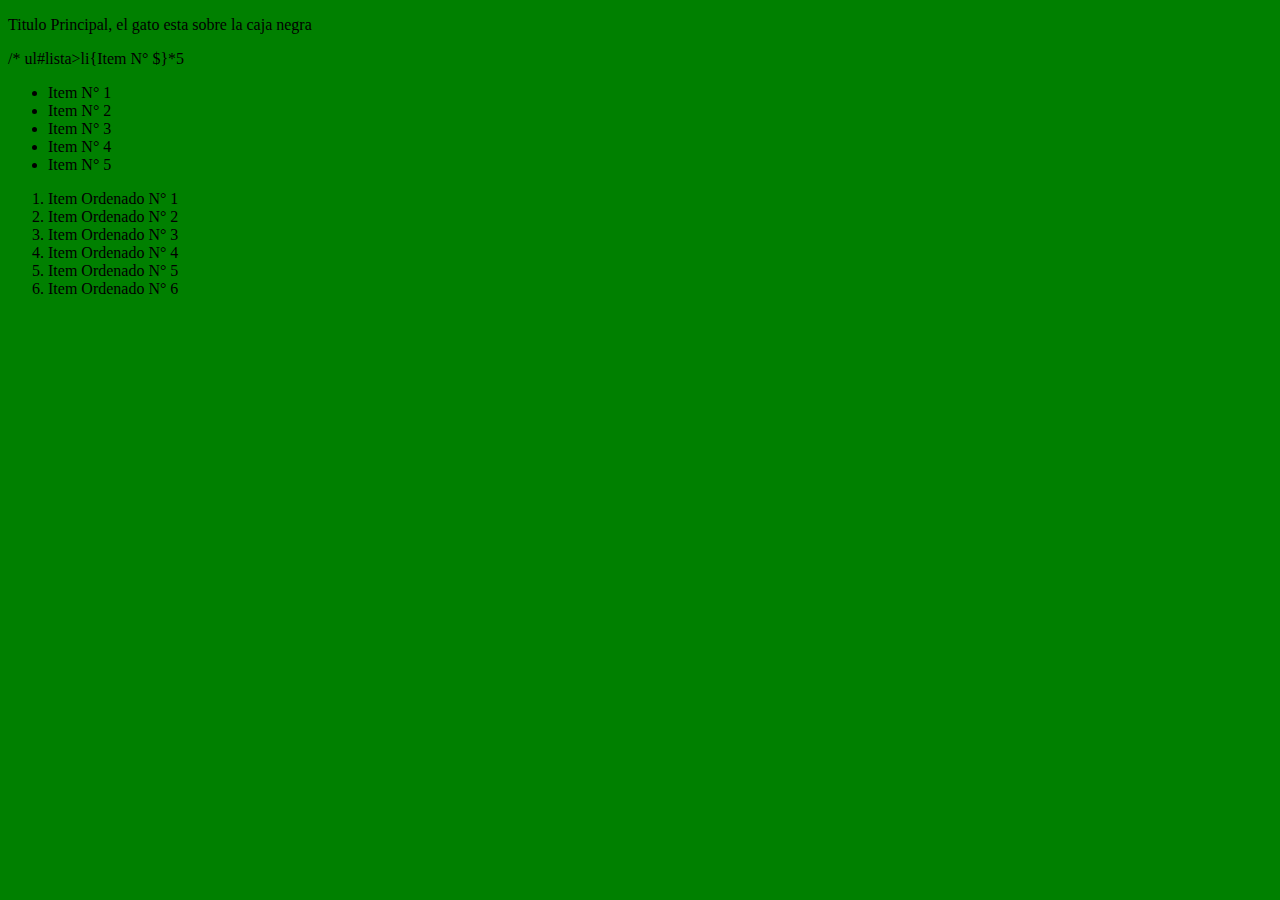
<file: Clase4/index.html>
<!DOCTYPE html>
<html lang="en">
<head>
    <meta charset="UTF-8">
    <meta http-equiv="X-UA-Compatible" content="IE=edge">
    <meta name="viewport" content="width=device-width, initial-scale=1.0">
    <title>Document</title>
<link rel="stylesheet" href="./css/style.css">
</head>
<body>


    
    <p>
        Titulo Principal, el gato esta sobre la caja negra
    </p>
    /* ul#lista>li{Item N° $}*5

    <ul id="lista">
        <li>Item N° 1</li>
        <li>Item N° 2</li>
        <li>Item N° 3</li>
        <li>Item N° 4</li>
        <li>Item N° 5</li>
    </ul>

    <ol class="lista">
        <li>Item Ordenado N° 1</li>
        <li>Item Ordenado N° 2</li>
        <li>Item Ordenado N° 3</li>
        <li>Item Ordenado N° 4</li>
        <li>Item Ordenado N° 5</li>
        <li>Item Ordenado N° 6</li>
    </ol>

</body>
</html>
</file>
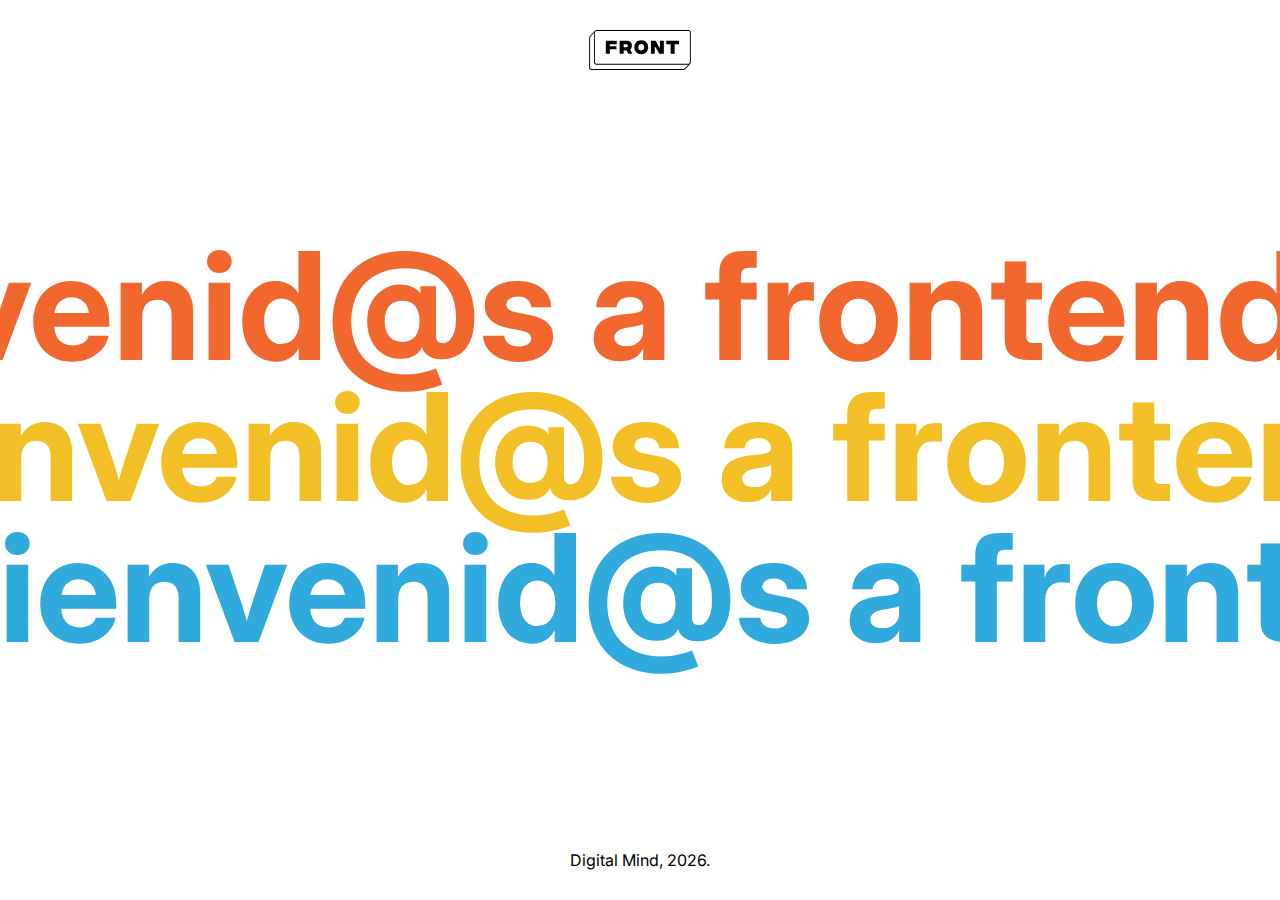
<file: Clase1/Organizar/index.html>
<!DOCTYPE html>
<html lang="en">
<head>
    <meta charset="UTF-8">
    <meta http-equiv="X-UA-Compatible" content="IE=edge">
    <meta name="viewport" content="width=device-width, initiel-scele=1.0">
    <title>Document</title>
    <link rel="stylesheet" href="css/style.css">
</head>
<body>
    <div class="container">
        <header>
            <img class="logo" src="img/logo.svg" elt="asd">
        </header>
        <main>
            <div class="marquee">
                <div class="marquee__inner">
                    <span>Bienvenid@s a frontend —</span>
                    <span>Bienvenid@s a frontend —</span>
                    <span>Bienvenid@s a frontend —</span>
                    <span>Bienvenid@s a frontend —</span>
                </div>
            </div>
            <div class="marquee">
                <div class="marquee__inner">
                    <span>Bienvenid@s a frontend —</span>
                    <span>Bienvenid@s a frontend —</span>
                    <span>Bienvenid@s a frontend —</span>
                    <span>Bienvenid@s a frontend —</span>
                </div>
            </div>
            <div class="marquee">
                <div class="marquee__inner">
                    <span>Bienvenid@s a frontend —</span>
                    <span>Bienvenid@s a frontend —</span>
                    <span>Bienvenid@s a frontend —</span>
                    <span>Bienvenid@s a frontend —</span>
                </div>
            </div>
        </main>
        <footer></footer>
        <script>
            window.addEventListener('load', () => {
                let today = new Date();
                document.querySelector('footer').innerText = `Digital Mind, ${ today.getFullYear() }.`
            })
        </script>
    </div>
</body>
</html>
</file>
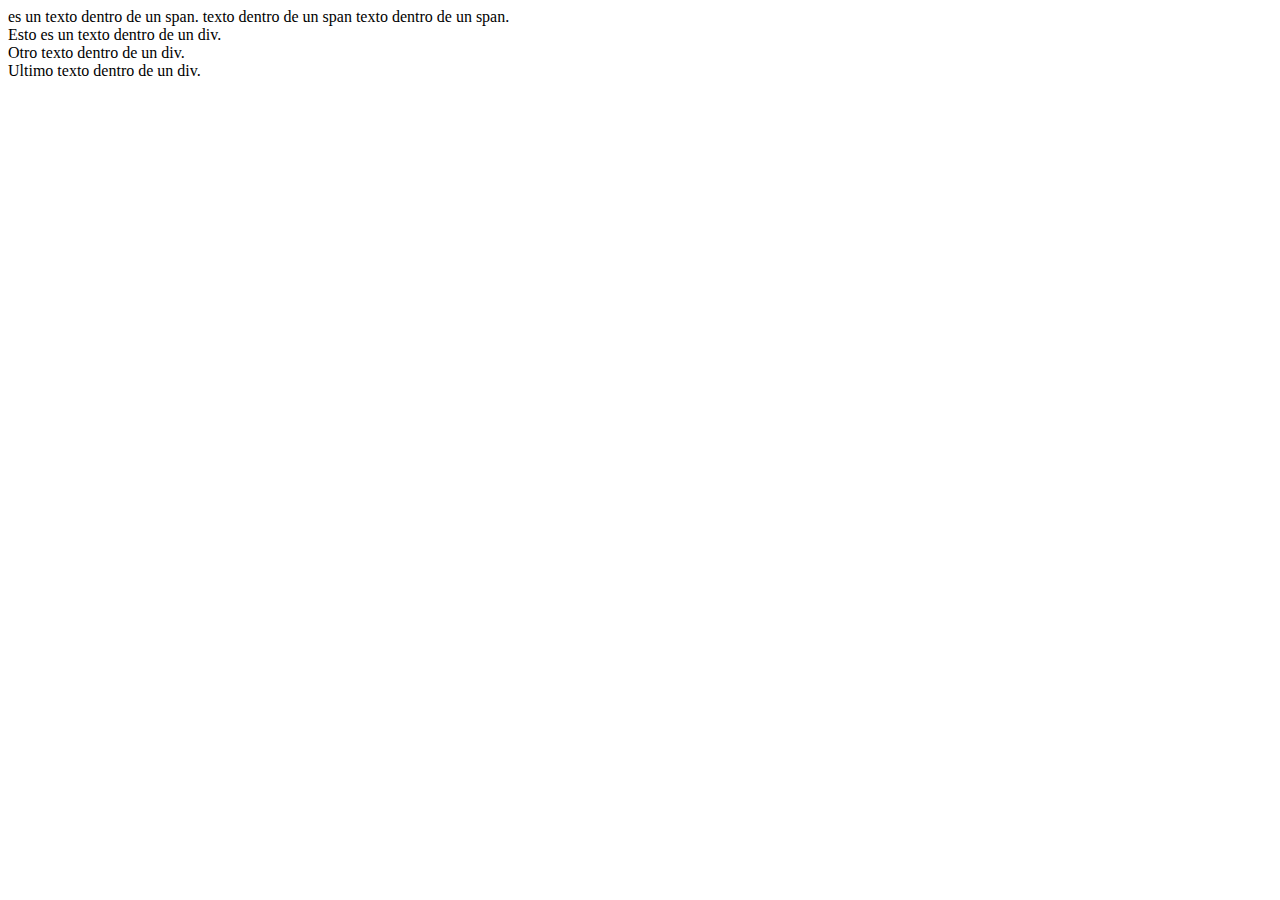
<file: Clase2/elementosdelineaydebloque.html>
<html>
  <head>
  </head>
  <body>
    <! –– Las próximas lineas de texto debe estar cada una contenida dentro de una etiqueta span ––>
    <span> es un texto dentro de un span. </span>
    <span>texto dentro de un span </span>
    <span>texto dentro de un span.</span>
    <! –– Las próximas lineas de texto debe estar cada una contenida dentro de una etiqueta div ––>
    <div>Esto es un texto dentro de un div.</div>
    <div>Otro texto dentro de un div.</div>
    <div> Ultimo texto dentro de un div.</div>
  </body>
</html>
</file>
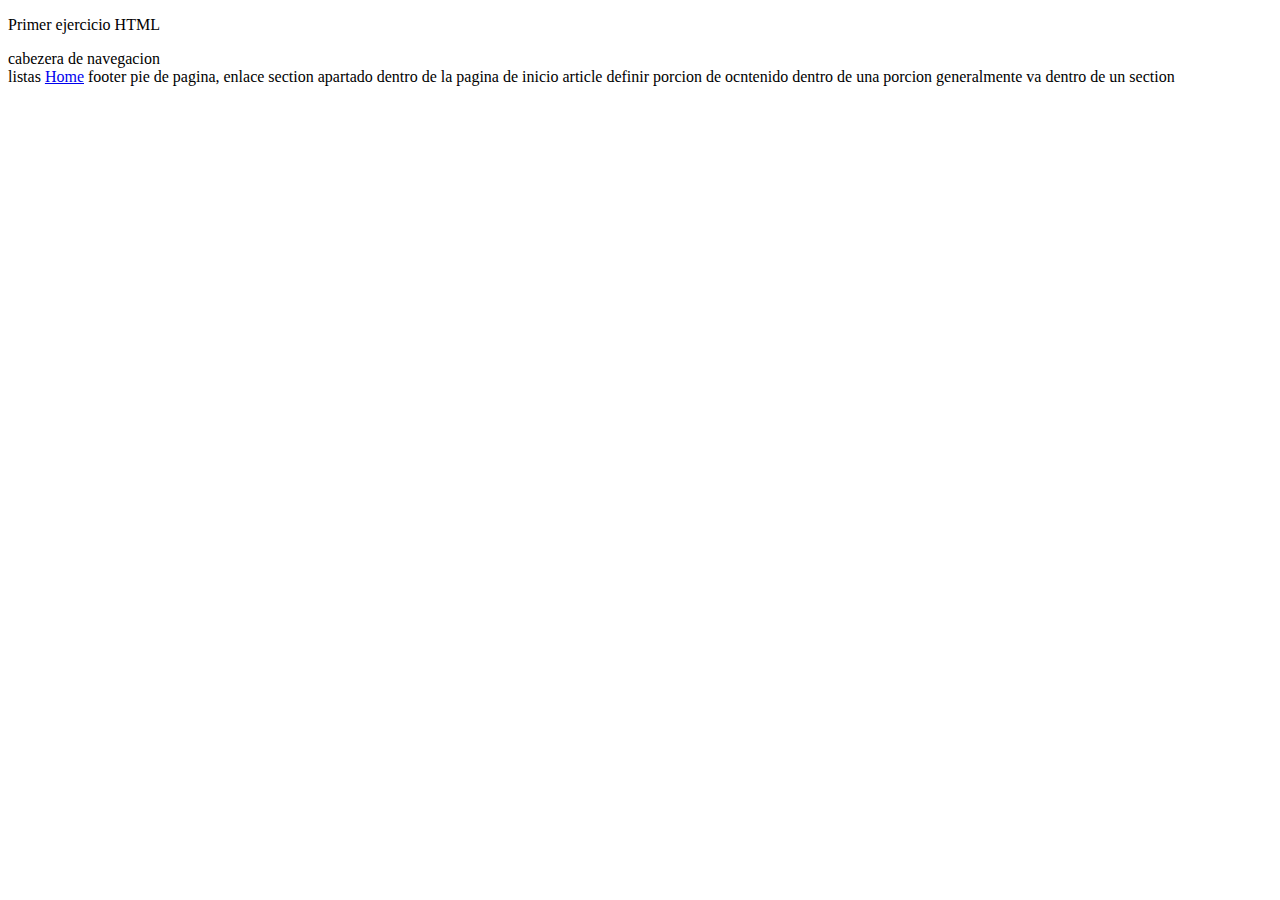
<file: Clase2/etiquetayatributos.html>
<!DOCTYPE html>
<html lang="en">
<head>
    <meta charset="UTF-8">
    <meta http-equiv="X-UA-Compatible" content="IE=edge">
    <meta name="viewport" content="width=device-width, initial-scale=1.0">
    <title>Mi primer HTLM</title>
</head>
<body>
    <p> Primer ejercicio HTML </p>
</body>
</html>

<header> cabezera de navegacion
    <nav>
        listas 
        <a href="#">Home</a>
        footer pie de pagina, enlace
        section apartado dentro de la pagina de inicio 
        article definir porcion de ocntenido dentro de una porcion generalmente va dentro de un section
</header>
</file>
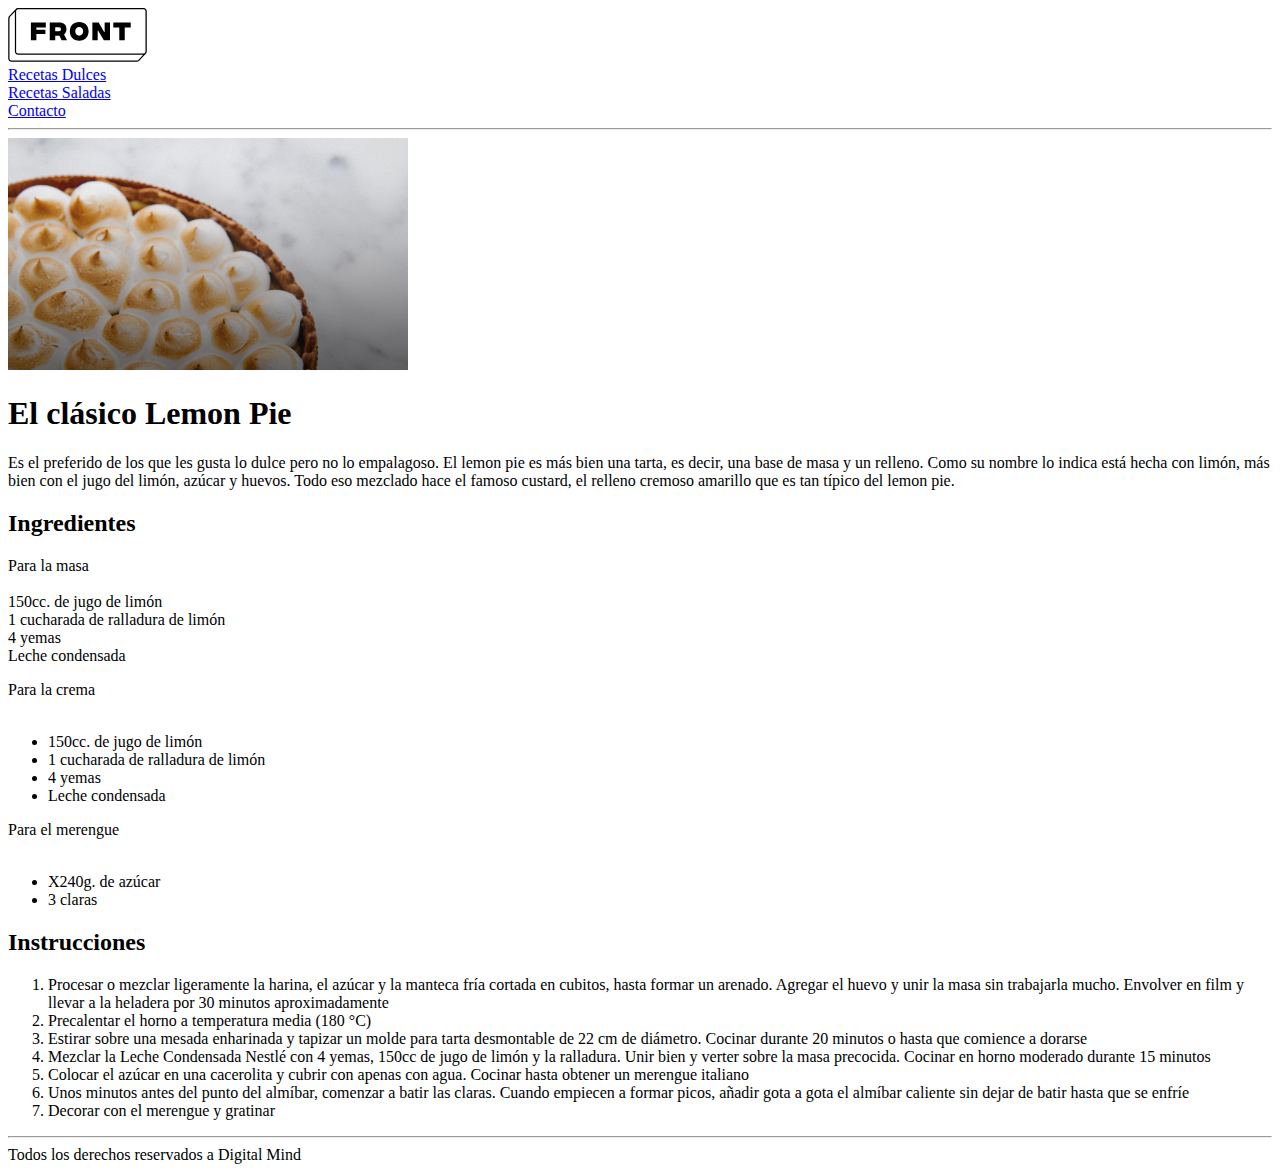
<file: Clase3/elclasicolemonpie.html>
<!DOCTYPE html>
<html lang="en">
<head>
    <meta charset="UTF-8">
    <meta http-equiv="X-UA-Compatible" content="IE=edge">
    <meta name="viewport" content="width=device-width, initial-scale=1.0">
    <title>El clasico Lemon Pie</title>
</head>
<body>
    <head>
        <img class="logo" src="img/logo.svg" elt="asd">  
    <nav> 
        <a href="Recetas Dulces"> Recetas Dulces </a> <br>
        <a href="Recetas Saladas"> Recetas Saladas </a> <br>
        <a href="Contacto"> Contacto </a> <br>        
    </nav> 
</head>
<hr>
    <img class="img" src="img/lemon-pie 2.jpg" elt="asd">
    <body>
    
        <h1>El clásico Lemon Pie    </h1>

        <nav>
            <p> Es el preferido de los que les gusta lo dulce pero no lo empalagoso. El lemon pie es más bien una tarta, es decir, una base de masa y un relleno. Como su nombre lo indica está hecha con limón, más bien con el jugo del limón, azúcar y huevos. Todo eso mezclado hace el famoso custard, el relleno cremoso amarillo que es tan típico del lemon pie.</p>
        </nav>

        <h2>Ingredientes</h2>

        <nav>
            <p> Para la masa
                <br>
                <br>
                150cc. de jugo de limón <br>
                1 cucharada de ralladura de limón <br>
                4 yemas <br>
                Leche condensada <br>
            </p>
        </nav>
        
        <nav>
            <p> Para la crema 
                <br>
                <br>
                <ul>
                <li>150cc. de jugo de limón </li>
                <li>1 cucharada de ralladura de limón </li>
                <li>4 yemas </li>
                <li>Leche condensada </li>
            </ul>
            </p>
        </nav>
        <nav>
            <p> Para el merengue 
                
                <br>
                <br>
                <ul>
                    <li>X240g. de azúcar</li>
                    <li>3 claras</li>
                </ul>
            </p>
        </nav>
        <nav>
            <p>
                <h2> Instrucciones </h2>
                <ol>
                <li>Procesar o mezclar ligeramente la harina, el azúcar y la manteca fría cortada en cubitos, hasta formar un arenado. Agregar el huevo y unir la masa sin trabajarla mucho. Envolver en film y llevar a la heladera por 30 minutos aproximadamente </li>
                <li>Precalentar el horno a temperatura media (180 °C)</li>
                <li>Estirar sobre una mesada enharinada y tapizar un molde para tarta desmontable de 22 cm de diámetro. Cocinar durante 20 minutos o hasta que comience a dorarse</li>
                <li>Mezclar la Leche Condensada Nestlé con 4 yemas, 150cc de jugo de limón y la ralladura. Unir bien y verter sobre la masa precocida. Cocinar en horno moderado durante 15 minutos</li>
                <li>Colocar el azúcar en una cacerolita y cubrir con apenas con agua. Cocinar hasta obtener un merengue italiano</li>
                <li>Unos minutos antes del punto del almíbar, comenzar a batir las claras. Cuando empiecen a formar picos, añadir gota a gota el almíbar caliente sin dejar de batir hasta que se enfríe</li>
                <li>Decorar con el merengue y gratinar</li>
            
            </ol>
            </p>
        </nav>
        </body>

            <hr>
            <footer>
            Todos los derechos reservados a Digital Mind
            </footer>  

</html>
</file>
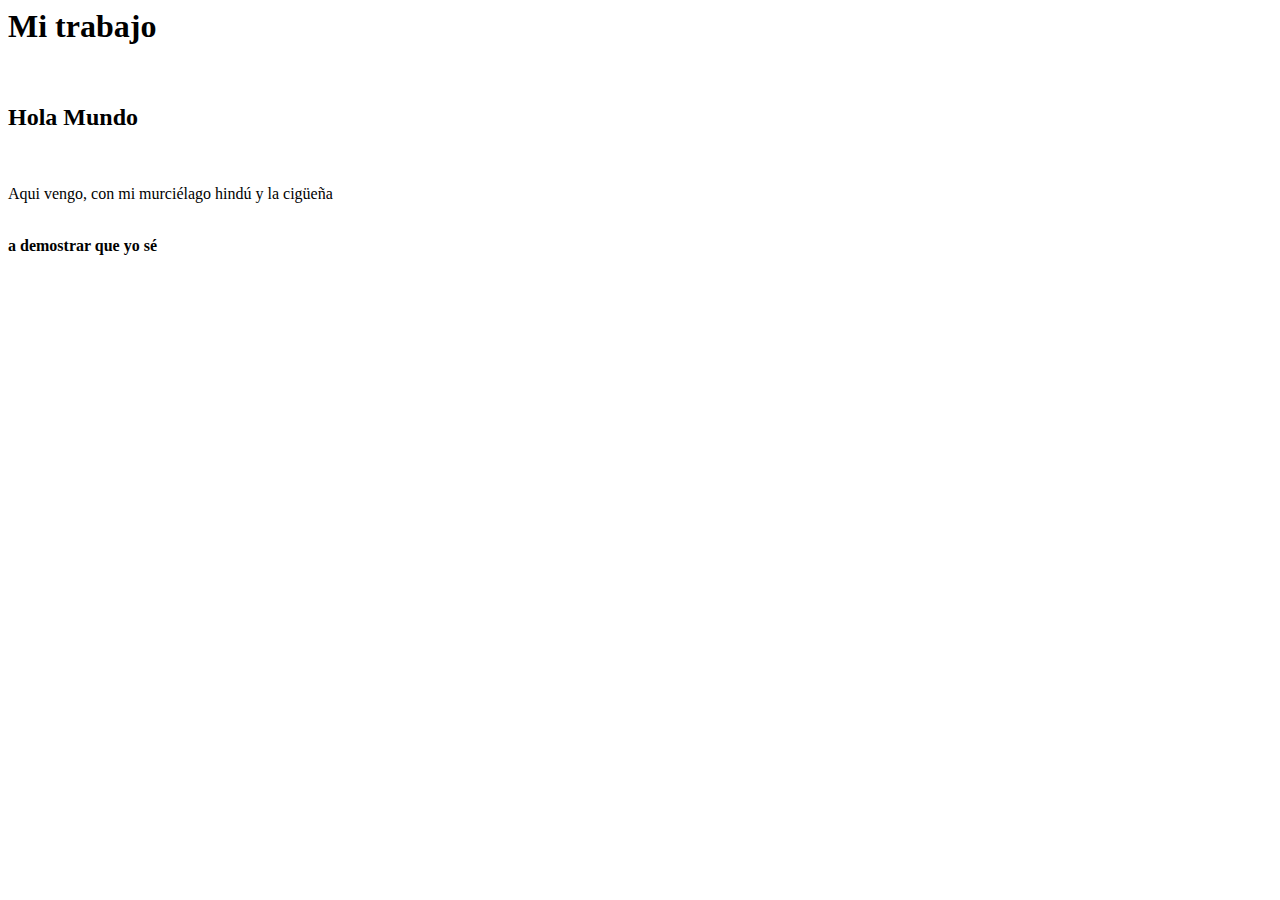
<file: Clase3/etiquetatexto.html>
<html>
  <head>
    <title>Etiquetas de texto</title>
  </head>
  <body>
	<h1>Mi trabajo</h1>
    <br>
	<h2>Hola Mundo</h2>
    <br>
	<p>Aqui vengo, con mi murciélago hindú y la cigüeña</p>
    <br>
    <strong> a demostrar que yo sé</strong>
  </body>
</html>
</file>
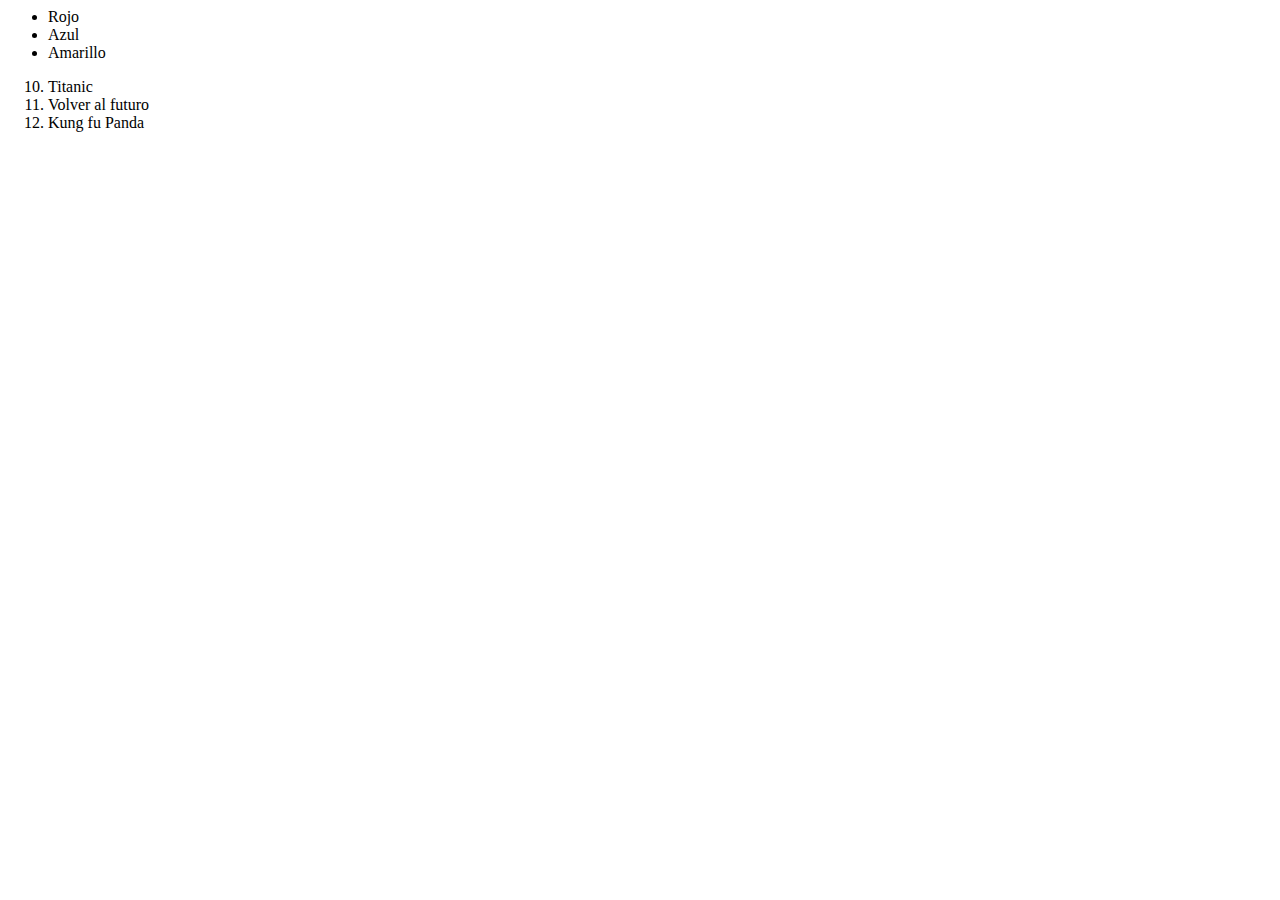
<file: Clase3/listas.html>
<html>
  <head>
    <title>Listas</title>
  </head>
  <body>
    <section>
        <article>
            <ul>
            <li>Rojo</li>
            <li>Azul</li>
            <li>Amarillo</li>
            </ul>

            <ol start="10"> 
            <li>Titanic </li>
            <li>Volver al futuro</li>
            <li>Kung fu Panda</li>
            </ol>
        </article>
    </section>
  </body>
</html>
</file>
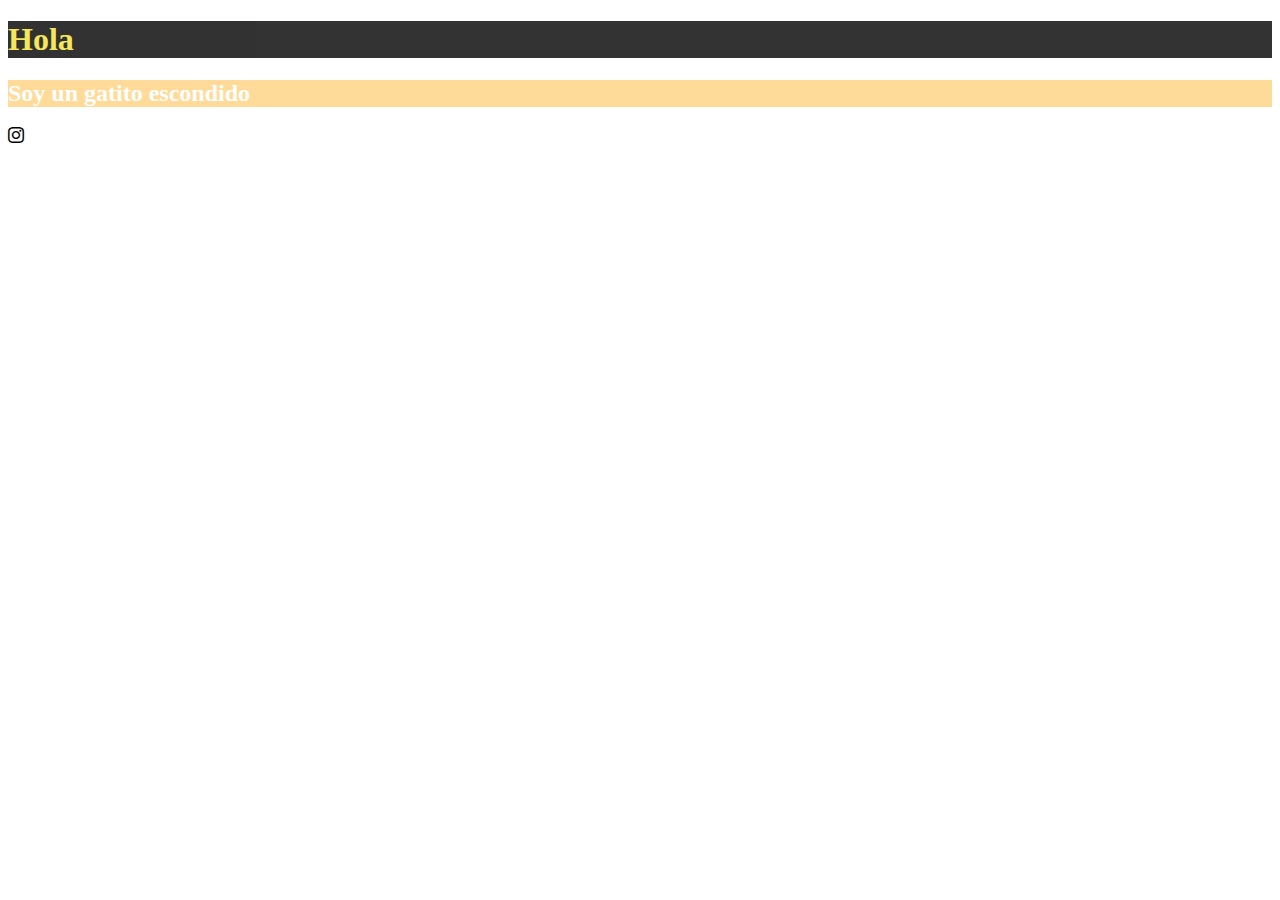
<file: Clase5/fondo.html>
<!DOCTYPE html>
<html lang="en">
<head>
    <meta charset="UTF-8">
    <meta http-equiv="X-UA-Compatible" content="IE=edge">
    <meta name="viewport" content="width=device-width, initial-scale=1.0">
    <title>Document</title>
    <link rel="stylesheet" href="css/style.css">
    <link rel="stylesheet" href="https://cdn.jsdelivr.net/npm/bootstrap-icons@1.9.1/font/bootstrap-icons.css">
</head>
<body>
<h1>Hola</h1>
<h2>Soy un gatito escondido </h2>
<i class="bi bi-instagram"></i>
</body>
</html>
</file>
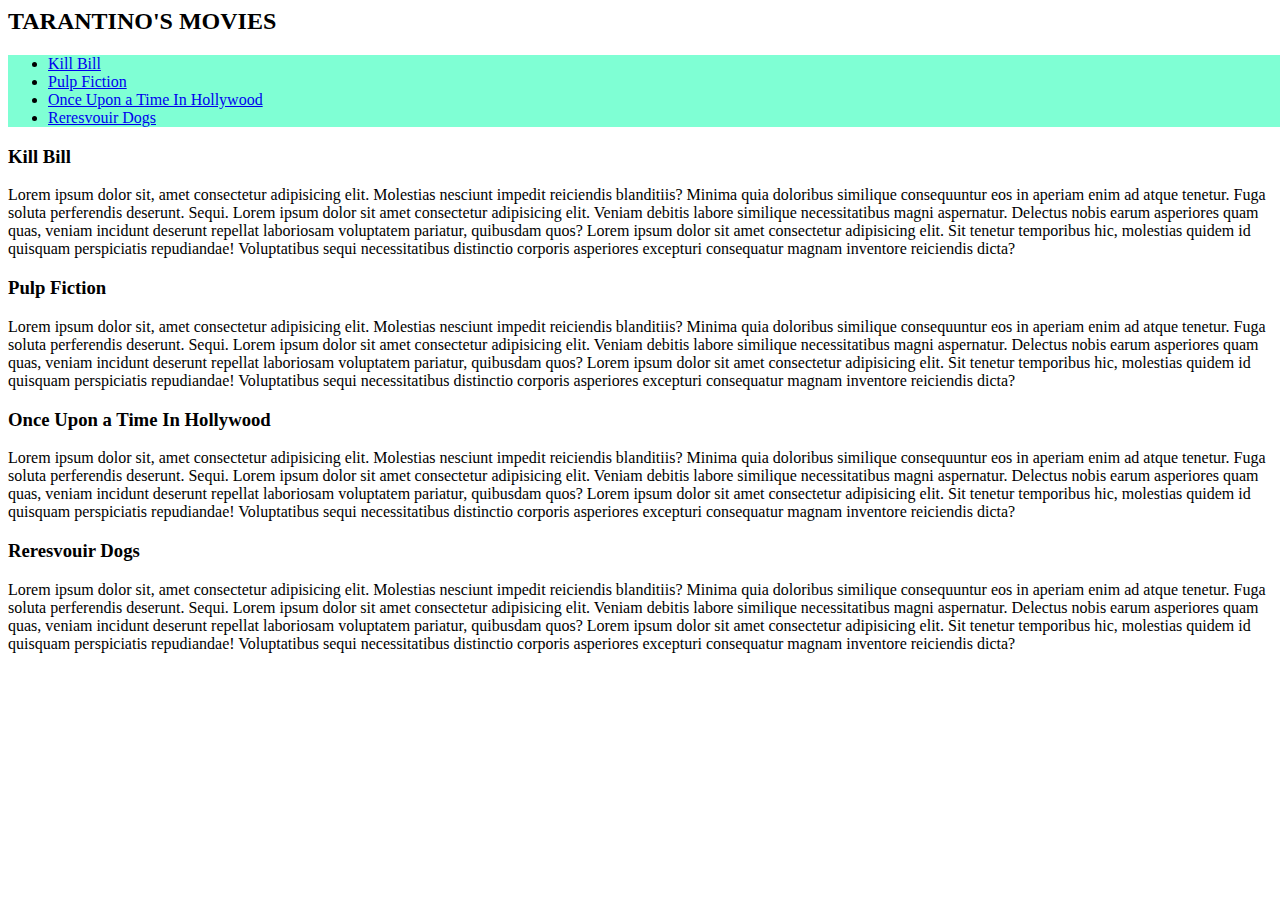
<file: Clase6/fixed.html>
<html>
  <head>
    <title>Position Fixed</title>
    <link rel="stylesheet" href="./stylle.css">
  </head>
  <body>
    <h2>TARANTINO'S MOVIES</h2>
    <ul class="nav-bar">
        <li><a href="#kill-bill">Kill Bill</a></li>
        <li><a href="#pulp-fiction">Pulp Fiction</a></li>
        <li><a href="#once-upon">Once Upon a Time In Hollywood</a></li>
        <li><a href="#reservouir-dogs">Reresvouir Dogs</a></li>
    </ul>

    <h3 id="kill-bill">Kill Bill</h3>
    <p>
        Lorem ipsum dolor sit, amet consectetur adipisicing elit. Molestias nesciunt impedit reiciendis blanditiis? Minima quia doloribus similique consequuntur eos in aperiam enim ad atque tenetur. Fuga soluta perferendis deserunt. Sequi. Lorem ipsum dolor sit amet consectetur adipisicing elit. Veniam debitis labore similique necessitatibus magni aspernatur. Delectus nobis earum asperiores quam quas, veniam incidunt deserunt repellat laboriosam voluptatem pariatur, quibusdam quos? Lorem ipsum dolor sit amet consectetur adipisicing elit. Sit tenetur temporibus hic, molestias quidem id quisquam perspiciatis repudiandae! Voluptatibus sequi necessitatibus distinctio corporis asperiores excepturi consequatur magnam inventore reiciendis dicta?
    </p>

    <h3 id="pulp-fiction">Pulp Fiction</h3>
    <p>
        Lorem ipsum dolor sit, amet consectetur adipisicing elit. Molestias nesciunt impedit reiciendis blanditiis? Minima quia doloribus similique consequuntur eos in aperiam enim ad atque tenetur. Fuga soluta perferendis deserunt. Sequi. Lorem ipsum dolor sit amet consectetur adipisicing elit. Veniam debitis labore similique necessitatibus magni aspernatur. Delectus nobis earum asperiores quam quas, veniam incidunt deserunt repellat laboriosam voluptatem pariatur, quibusdam quos? Lorem ipsum dolor sit amet consectetur adipisicing elit. Sit tenetur temporibus hic, molestias quidem id quisquam perspiciatis repudiandae! Voluptatibus sequi necessitatibus distinctio corporis asperiores excepturi consequatur magnam inventore reiciendis dicta?
    </p>

    <h3 id="once-upon">Once Upon a Time In Hollywood</h3>
    <p>
        Lorem ipsum dolor sit, amet consectetur adipisicing elit. Molestias nesciunt impedit reiciendis blanditiis? Minima quia doloribus similique consequuntur eos in aperiam enim ad atque tenetur. Fuga soluta perferendis deserunt. Sequi. Lorem ipsum dolor sit amet consectetur adipisicing elit. Veniam debitis labore similique necessitatibus magni aspernatur. Delectus nobis earum asperiores quam quas, veniam incidunt deserunt repellat laboriosam voluptatem pariatur, quibusdam quos? Lorem ipsum dolor sit amet consectetur adipisicing elit. Sit tenetur temporibus hic, molestias quidem id quisquam perspiciatis repudiandae! Voluptatibus sequi necessitatibus distinctio corporis asperiores excepturi consequatur magnam inventore reiciendis dicta?
    </p>

    <h3 id="reservouir-dogs">Reresvouir Dogs</h3>
    <p>
        Lorem ipsum dolor sit, amet consectetur adipisicing elit. Molestias nesciunt impedit reiciendis blanditiis? Minima quia doloribus similique consequuntur eos in aperiam enim ad atque tenetur. Fuga soluta perferendis deserunt. Sequi. Lorem ipsum dolor sit amet consectetur adipisicing elit. Veniam debitis labore similique necessitatibus magni aspernatur. Delectus nobis earum asperiores quam quas, veniam incidunt deserunt repellat laboriosam voluptatem pariatur, quibusdam quos? Lorem ipsum dolor sit amet consectetur adipisicing elit. Sit tenetur temporibus hic, molestias quidem id quisquam perspiciatis repudiandae! Voluptatibus sequi necessitatibus distinctio corporis asperiores excepturi consequatur magnam inventore reiciendis dicta?
    </p>
  </body>
</html>
</file>
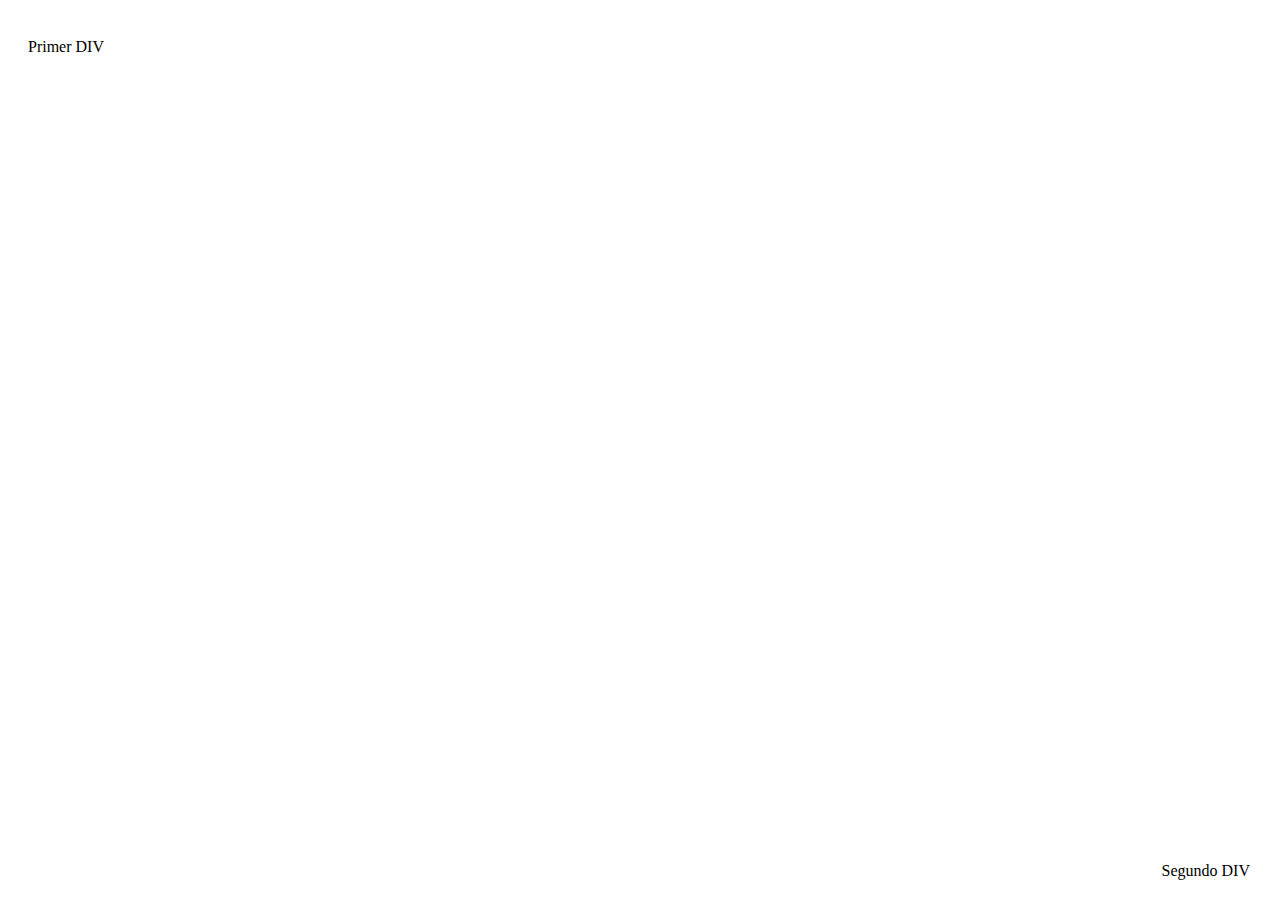
<file: Clase6/posiciones.html>
<html>
  <head>
    <title>Position</title>
    <link rel="stylesheet" href="./style.css">
  </head>
  <body>
    <div class="primero"> Primer DIV</div>
    <div class="segundo"> Segundo DIV </div>
  </body>
</html>
</file>
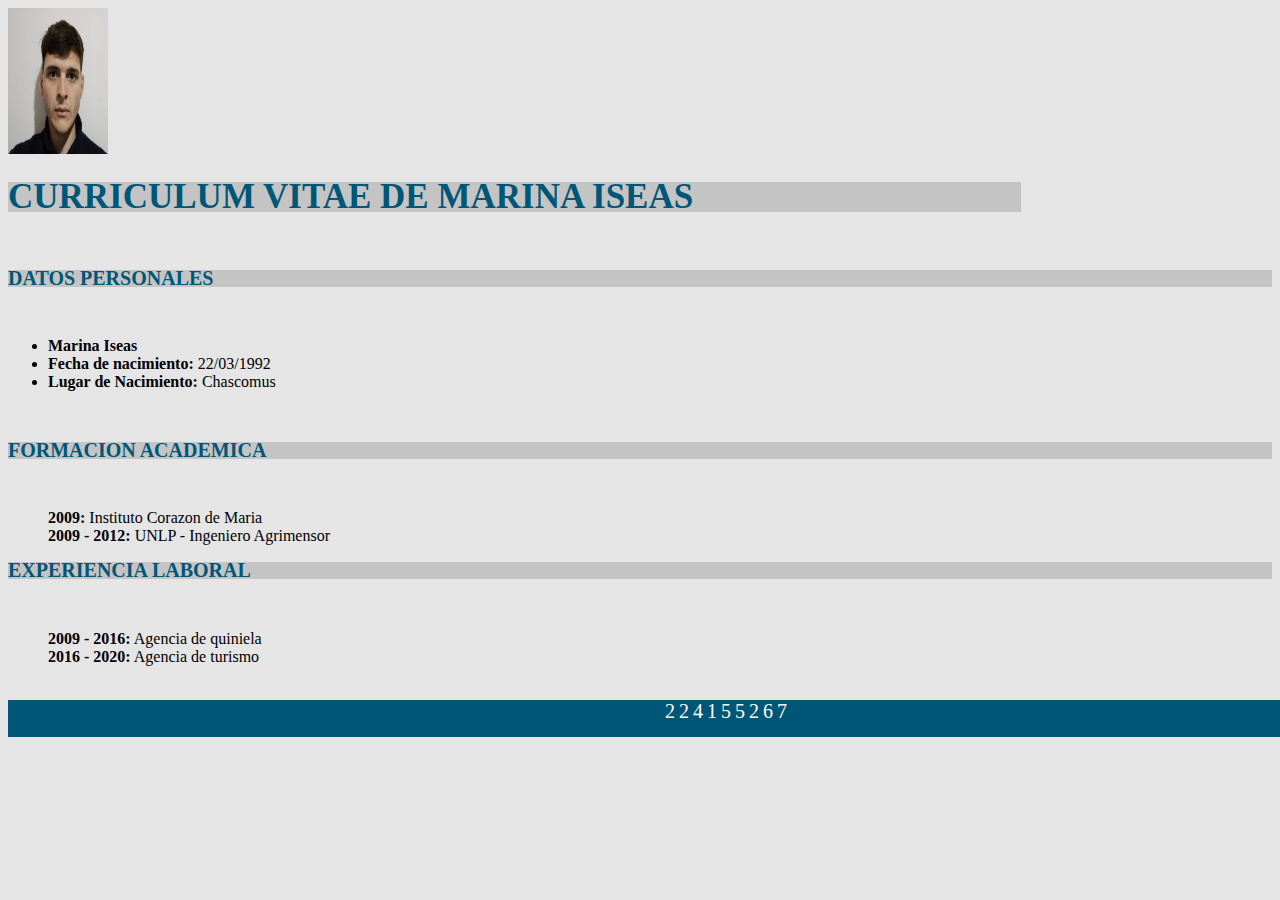
<file: Integradora cv/Integradora.html>
<!DOCTYPE html>
<html lang="en">
<head>
    <meta charset="UTF-8">
    <meta http-equiv="X-UA-Compatible" content="IE=edge">
    <meta name="viewport" content="width=device-width, initial-scale=1.0">
    <title>CURRICULUM VITAE DE MARINA ISEAS</title>
    <link rel="stylesheet" href="css/stylee.css">
    
    <img src="img/FOR.PNG" alt="For">
    <p class="cabeza">
        <h1> CURRICULUM VITAE DE MARINA ISEAS</h1>
    </p>
    
</head>

<br>

<body>
    <div>
    <h2> DATOS PERSONALES </h2>

    <br>

    </div>

    <div>
    <p>
        
            <ul>
                <li><b><Nombre completo: </b> Marina Iseas</li>
                <li> <b></b>Fecha de nacimiento:</b> 22/03/1992</li>
                <li> <b>Lugar de Nacimiento:</b> Chascomus</li>
                
            </ul>
        
    </p>
</div>

    <br>

    <h2> FORMACION ACADEMICA</h2>

    <br>

    <ul type= "none">
        <li><b>2009:</b> Instituto Corazon de Maria</li>
        <li><b>2009 - 2012:</b> UNLP - Ingeniero Agrimensor</li>
    </ul>

    <h2>EXPERIENCIA LABORAL</h2>

    <br>

    <ul type="none">
        <li><b>2009 - 2016:</b>  Agencia de quiniela</li>
        <li> <b>2016 - 2020:</b>  Agencia de turismo</li>
    </ul>

    <br>
    
</body>

<footer>
    <div class="footer"> 224155267 </div> </footer>
</html>
</file>
<file: Clase4/css/style.css>
html {
    background-color:green;
}

p c{
    font-family: Arial, Helvetica, sans-serif;
    font-size: 20px;
    font-weight: bold;
    font-style: oblique;
    text-align: center;
    text-decoration: underline;

}
</file>
<file: Clase1/Organizar/css/style.css>
@import url('https://fonts.googleapis.com/css2?family=Inter:wght@500;700&display=swap');

:root {
    --brand-orange: #F2672E;
    --brand-yellow: #F2BF26;
    --brand-blue: #30AADD;
}

* {
    box-sizing: border-box;
    margin: 0;
    font-family: 'Inter'
}
 
.container {
    height: 100vh;
    padding: 30px;
    display: flex;
    flex-direction: column;
    justify-content: space-between;
    overflow: hidden;
}

header {
    display: flex;
    justify-content: center;
}

header .logo {
    height: 40px;
    
}

main {
    margin-top: -3vh;
}

main .marquee {
    font-size: 150px;
    font-weight: bold;
}

main .marquee .marquee__inner {
    width:fit-content;
    display: flex;
    animation: marquee 11s linear infinite;
    /* transform: translateX(-25%); */
    white-space:nowrap
}

main .marquee .marquee__inner span {
    margin-right: 0.25em;
}

main .marquee:nth-child(1) {
    color: var(--brand-orange);
    margin-bottom: -40px;
    transform: translateX(-30vw);
}

main .marquee:nth-child(2) {
    color: var(--brand-yellow);
    margin-bottom: -40px;
    transform: translateX(-20vw);
}

main .marquee:nth-child(3) {
    color: var(--brand-blue);
    transform: translateX(-10vw);
}

@keyframes marquee {
    0% {
        transform: translateX(0%)
    }
    100% {
        transform: translateX(-25%)
    }
}
 

footer {
    display: flex;
    justify-content: center;
}
</file>
<file: Clase5/css/style.css>
body { background-image: url('https://images3.alphacoders.com/621/621682.jpg'); 
       background-size: 100%;}

h1 { background-color: black;
    color: #f4e033;
    opacity: 0.8;
;}
h2 {
    background-color: orange;
    color: white;
    opacity: 0.4;
}
</file>
<file: Clase6/stylle.css>
.nav-bar {
    position: sticky;
    width: 100%;
    top: 5px;
    background-color: aquamarine;
}
</file>
<file: Clase6/style.css>
.primero {
    position: relative;
    left: 20px;
    top: 30px;
    
}

.segundo {
    position: absolute;
    right: 30px;
    bottom: 20px;
    
}
</file>
<file: Integradora cv/css/stylee.css>
html {
    background-color: #E5E5E5;
}

head {

    background-color: #E6E6E6;
    position: absolute;
    width: 1440px;
    height: 188.19px;
    left: 0px;
    top: 0px;

}

img {
    Width: 100px;
    Height: 146.37px;
    Top: 20.91px;
    Left:670px;
    fill: image;
    mask-position: center;
}

cabeza {
    width: 1440px;
    height: 60px;
    top: 188px;
    left: 0px;
    background-color: #c4c4c4;
}

h1 {
    
    Width: 1013px;
    Height: 29.87px;
    Top: 202.13px;
    left: 213px;
    font-family: 'Times New Roman', Times, serif;
    font-style: bold;
    line-height: 30px;
    line-height: 85%;
    align-self: left;
    vertical-align: top;
    fill: solid #005677;
    font-weight: 700;
    font-size: 35px;
    line-height: 29.64px;
    color: #005677;
    background-color: #c4c4c4;
}

h2 {
    background-color: #c4c4c4;
    font-family: 'Times New Roman';
    height: 17px;
    width: 100%;
    left: 12.45px;
    top: 382px;
    font-weight: 700px;
    font-size: 20px;
    line-height: 16.94px;
    color: #005677;
    font-style: bold;
    line-height: 85%;
    align-items: left;
    vertical-align: top;

}

.footer{
    font-size: 20px;
    letter-spacing: 4px;
    text-align: center;  
    width: 1440px;
    height: 37px;
    left: 0px;
    top: 987px;
    background: #005677;
    color: white;
}

/* li {
    position: absolute;
    width: 262px;
    height: 34px;
    left: 19px;
    top: 567px;
    font-family: 'Times New Roman';
    font-style: normal;
    font-weight: 700;
    font-size: 15px;
    line-height: 84.69%;
    /* or 13px */
</file>
